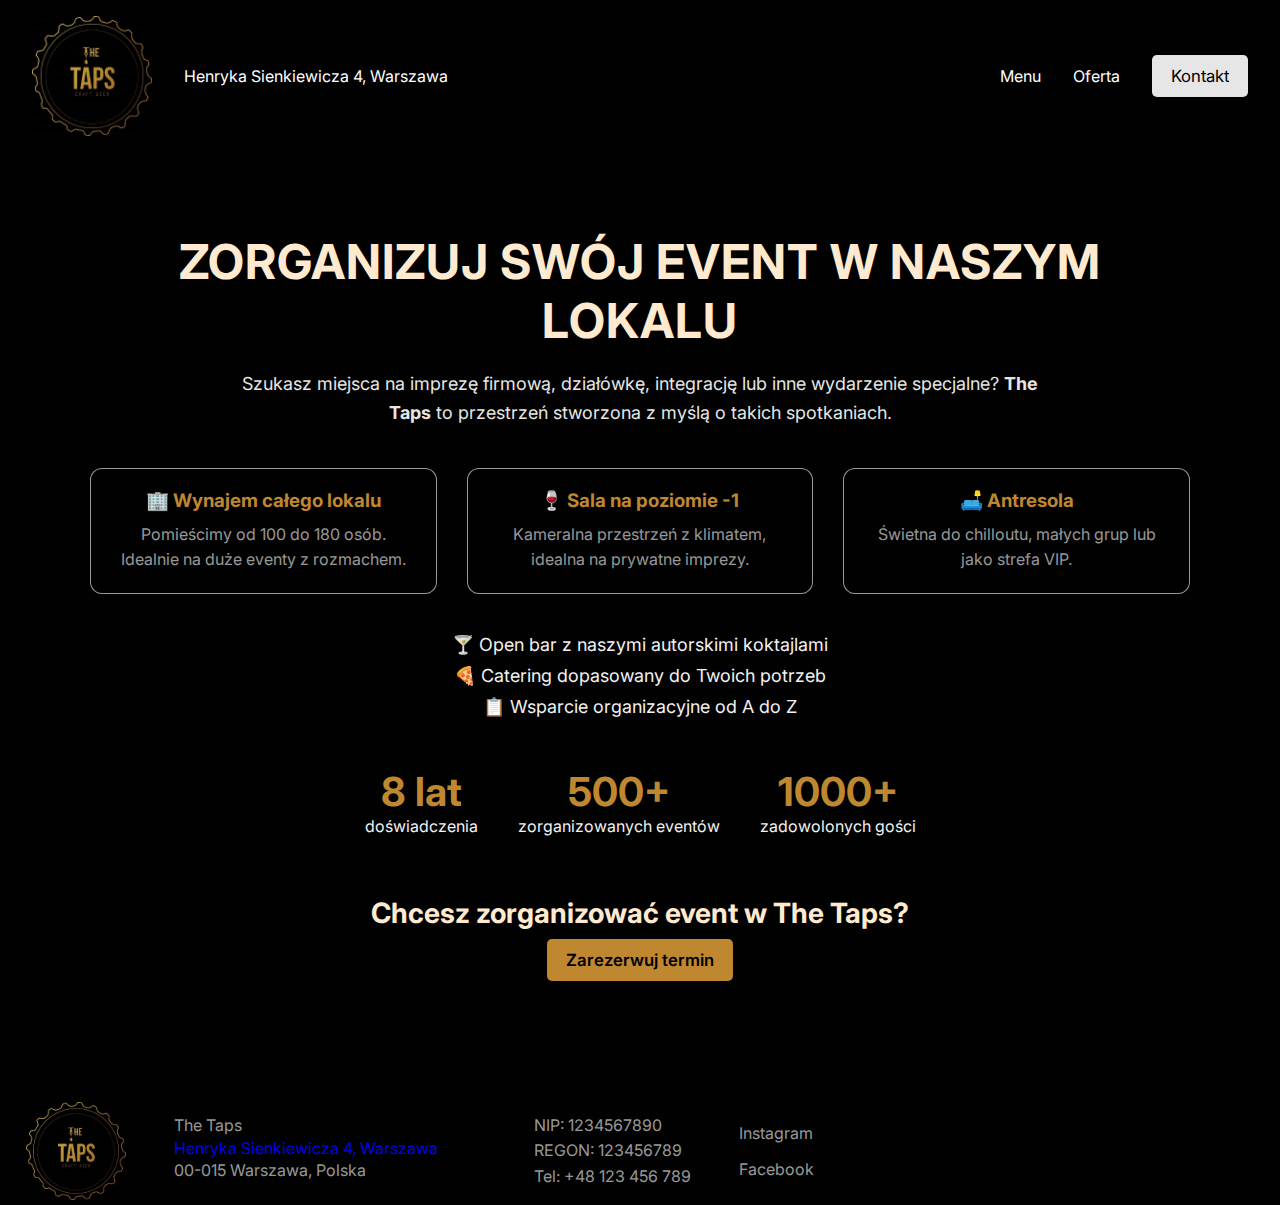
<file: src/oferta.html>
<!DOCTYPE html>
<html lang="en">
<head>
    <meta charset="UTF-8">
    <meta name="viewport" content="width=device-width, initial-scale=1.0">
    <title>The Taps | O nas</title>
    <link rel="stylesheet" href="offer-page.css">
    <link rel="stylesheet" href="style.css">
    <link href="https://fonts.googleapis.com/css2?family=Bebas+Neue&family=Inter:wght@400;600&display=swap" rel="stylesheet">
    <link rel="stylesheet" href="footer.css">
</head>
<body>
    <nav>
        <div class="left">
            <div class="logo"><a href="index.html"><img src="../resources/logo.jpg" alt="A round logo with The Taps written on it"> </a></div>
            <a target="_blank" href="https://www.google.com/maps/place/The+Taps/@52.2345625,21.0099109,508m/data=!3m3!1e3!4b1!5s0x471932c136b5fc1b:0x3a8ae0df82c945c8!4m6!3m5!1s0x471eccf4d808996d:0xf98e6fcf37ae42c5!8m2!3d52.2345592!4d21.0124858!16s%2Fg%2F11dxbcw_h1?entry=ttu&g_ep=EgoyMDI1MDUxNS4xIKXMDSoASAFQAw%3D%3D" class="lokalicaja">Henryka Sienkiewicza 4, Warszawa</a>
        </div>

        <ul class="right">
            <li><a href="menu.html">Menu</a></li>
            <!-- TODO: disable and mark current page -->
            <li><a class="current" href="oferta.html" disabl>Oferta</a></li>
            <li><a href="kontakt.html"><button class="contact-button">Kontakt</button></a></li>
        </ul>
    </nav>

<section class="offer-section" id="oferta">
  <div class="container">
    <h2 class="section-title">Zorganizuj swój event w naszym lokalu</h2>
    
    <p class="intro">
      Szukasz miejsca na imprezę firmową, działówkę, integrację lub inne wydarzenie specjalne? 
      <strong>The Taps</strong> to przestrzeń stworzona z myślą o takich spotkaniach.
    </p>

    <div class="spaces">
      <div class="space-box">
        <h3>🏢 Wynajem całego lokalu</h3>
        <p>Pomieścimy od 100 do 180 osób. Idealnie na duże eventy z rozmachem.</p>
      </div>
      <div class="space-box">
        <h3>🍷 Sala na poziomie -1</h3>
        <p>Kameralna przestrzeń z klimatem, idealna na prywatne imprezy.</p>
      </div>
      <div class="space-box">
        <h3>🛋️ Antresola</h3>
        <p>Świetna do chilloutu, małych grup lub jako strefa VIP.</p>
      </div>
    </div>

    <ul class="offer-list">
      <li>🍸 Open bar z naszymi autorskimi koktajlami</li>
      <li>🍕 Catering dopasowany do Twoich potrzeb</li>
      <li>📋 Wsparcie organizacyjne od A do Z</li>
    </ul>

    <div class="stats">
      <div class="stat-box">
        <strong>8 lat</strong>
        <span>doświadczenia</span>
      </div>
      <div class="stat-box">
        <strong>500+</strong>
        <span>zorganizowanych eventów</span>
      </div>
      <div class="stat-box">
        <strong>1000+</strong>
        <span>zadowolonych gości</span>
      </div>
    </div>

    <div class="cta">
      <h3>Chcesz zorganizować event w The Taps?</h3>
      <a href="rezerwacja.html" class="cta-button">Zarezerwuj termin</a>
    </div>
  </div>
</section>

<footer>
        <div class="logo"><img src="../resources/logo.jpg" alt=""></div>
        <div class="footer-content">
            <div class="location">
                <p>The Taps</p>
                <a target="_blank" href="https://www.google.com/maps/place/The+Taps/@52.2345625,21.0099109,508m/data=!3m3!1e3!4b1!5s0x471932c136b5fc1b:0x3a8ae0df82c945c8!4m6!3m5!1s0x471eccf4d808996d:0xf98e6fcf37ae42c5!8m2!3d52.2345592!4d21.0124858!16s%2Fg%2F11dxbcw_h1?entry=ttu&g_ep=EgoyMDI1MDUxNS4xIKXMDSoASAFQAw%3D%3D" class="lokalicaja">Henryka Sienkiewicza 4, Warszawa</a>
                <p>00-015 Warszawa, Polska</p>
            </div>
            <div class="company-info">
                <p>NIP: 1234567890</p>
                <p>REGON: 123456789</p>
                <p>Tel: +48 123 456 789</p>
            </div>
        </div>
        <div class="social-media">
            <a href="https://www.instagram.com/thetapswarsaw/">Instagram</a>
            <a href="https://www.facebook.com/TheTapsWarsaw">Facebook</a>
    </footer>




</body>
</html>
</file>
<file: src/offer-page.css>
/* Sekcja Oferta – styl */
.offer-section {
  color: #f2f2f2;
  padding: 80px 20px;
  font-family: 'Inter', sans-serif;
}

.offer-section .container {
  max-width: 1100px;
  margin: 0 auto;
  text-align: center;
}

.section-title {
  font-size: 48px;
  color: var(--heading-color);
  margin-bottom: 20px;
  text-transform: uppercase;
  letter-spacing: 1px;
}

.intro {
  font-size: 18px;
  max-width: 800px;
  color: var(--light-color);
  margin: 0 auto 40px;
}

.spaces {
  display: grid;
  grid-template-columns: repeat(auto-fit, minmax(280px, 1fr));
  gap: 30px;
  margin-bottom: 40px;
}

.space-box {
  border: 1px solid var(--text-color);
  padding: 20px;
  border-radius: 12px;
  transition: transform 0.3s;
}
.space-box:hover {
  transform: translateY(-5px);
}

.space-box h3 {
  color: var(--accent-color);
  margin-bottom: 10px;
}

.offer-list {
  list-style: none;
  padding: 0;
  margin-bottom: 50px;
  font-size: 18px;
}

.offer-list li {
  margin-bottom: 10px;
}

.stats {
  display: flex;
  flex-wrap: wrap;
  justify-content: center;
  gap: 40px;
  margin-bottom: 60px;
}

.stat-box {
  text-align: center;
}

.stat-box strong {
  font-size: 40px;
  color: var(--accent-color);
  display: block;
}

.stat-box span {
  font-size: 16px;
}

.cta h3 {
  font-size: 28px;
  margin-bottom: 20px;
}

.cta-button {
    background-color: var(--accent-color);
    color: #000;
    border: none;
    padding: 0.7rem 1.2rem;
    border-radius: 5px;
    cursor: pointer;
    font-size: 1.05rem;
    transition: all 0.5s ease;
    width: 100%;
    height: 70px;
    font-weight: 600;
    margin-top: 60px;
}

.cta-button:hover {
    background-color: #000;
    color: var(--accent-color);
    scale: 1.05;
    border-radius: 10px;
    box-shadow: 0 0 20px var(--accent-color);
}
</file>
<file: src/style.css>
*{
    font-family: "Inter", sans-serif;
    box-sizing: border-box;
    margin: 0;
    padding: 0;
    list-style: none;
    text-decoration: none;
    background-color: var(--main-bg);
}

:root{
    --main-bg: #010101;
    --accent-color: #BF8730;
    --heading-color: #ffead0;
    --text-color: rgba(255, 255, 255, 0.6);
    --heading-secondary: rgba(255, 255, 255, 0.88);
    --text-secondary: #828282;
    --light-color: #E6E6E6;
    --heading-font: 'Bebas Neue', sans-serif;
}

/* 
html{
    scroll-snap-type: y mandatory;
    scroll-behavior: smooth;
}
section, nav {
    scroll-snap-align: start;
} */

h1, h2, h3, h4, h5, h6 {
    color: var(--heading-color);
}

p{
    color: var(--text-color);
    line-height: 1.6;
}

nav {
    display: flex;
    justify-content: space-between;
    align-items: baseline;
    padding: 1rem 2rem;
}

.left {
    display: flex;
    align-items: center;
    gap: 2rem;
}

.left a {
    color: #fff;
    transition: all 0.3s ease;
}

.left a:hover {
    color: var(--accent-color);
}

.right {
    display: flex;
    align-items: center;
    align-self: center;
    gap: 2rem;
}

.right a {
    color: #fff;
    transition: color 0.3s ease;
}

.right a:hover {
    color: var(--accent-color);
}



.right button{
    background-color: var(--light-color);
    color: #000;
    border: none;
    padding: 0.7rem 1.2rem;
    border-radius: 5px;
    cursor: pointer;
    font-size: 1.05rem;
    transition: all 0.5s ease;
}

.right button:hover {
    background-color: var(--accent-color);
    color: #fff;
    scale: 1.05;
}
.logo{
    width: 120px;
    height: 120px;
}

.logo img {
    width: 100%;
    height: 100%;
        transition: all 0.3s ease;

}


/* TODO: fix animation snap-backing */
.logo img:hover {
    animation: spin 2.5s ease-in-out forwards;
    animation-fill-mode: forwards;
}

@keyframes spin {
    from {
        transform: rotate(0deg);
    }
    to {
        transform: rotate(1080deg);
    }
}

.logo img {
    transition: all 0.3s ease forwards;
}

/* navbar finished... */


.hero {
    display: flex;
    flex-direction: row;
    align-items: center;
    justify-content: center;
    height: 100vh;
    gap: 4rem;
    margin-top: 3rem;
}

.hero-content{
    display: flex;
    flex-direction: column;
    gap: 1.5rem;
    max-width: 45%;
    margin-left: 50px;
    
}

.hero-content h1 {
    font-size: 2.6rem;
    font-weight: 800;
    color: var(--heading-color);
}

.hero-image {
    width: 60%;
    height: 100%;
    display: flex;
    justify-content: center;
    align-items: center;
    max-height: 100vh;
    padding: 2%;
}


.hero-image img {
    width: 100%;
    height: 100%;
    object-fit:cover;
    border-radius: 10px;
    transition: all 0.5s ease;
    border-radius: 0;
}

.hero-image img:hover {
    transform: scale(1.01);
    box-shadow: 0 0 10px var(--accent-color);
}

.hero-content p {
    color: var(--text-color)
}

.hero-content p span {
    font-size: 1.2rem;
    color: var(--accent-color);
}

.hero-content button{
    background-color: var(--accent-color);
    color: #000;
    border: none;
    padding: 0.7rem 1.2rem;
    border-radius: 5px;
    cursor: pointer;
    font-size: 1.05rem;
    transition: all 0.5s ease;
    width: 25%;
    height: 50px;
    font-weight: 600;
}


.hero-content button:hover {
    background-color: #000;
    color: var(--accent-color);
    scale: 1.08;
    box-shadow: 0 0 10px var(--accent-color);
}
</file>
<file: src/footer.css>
footer{
    display: flex;
    gap: 3rem;
    align-items: center;
    width: 100%;
    padding: 2%;
    padding-bottom: 0;
    margin-top: 2%;
}

footer .logo{
    width: 100px;
    height: 100px;
}

footer .logo img {
    width: 100%;
    height: 100%;
    object-fit: contain;
    transition: all 0.3s ease;

}

.footer-content{
    display: flex;
    gap: 6rem;
}

.social-media{
    display: flex;
    flex-direction: column;
    gap: 1rem;
    justify-self: end;
}

.social-media a{
    text-decoration: none;
    color: var(--text-color);
    transition: all 0.3s ease;
}

.social-media a:hover{
    color: var(--light-color);
}
</file>
